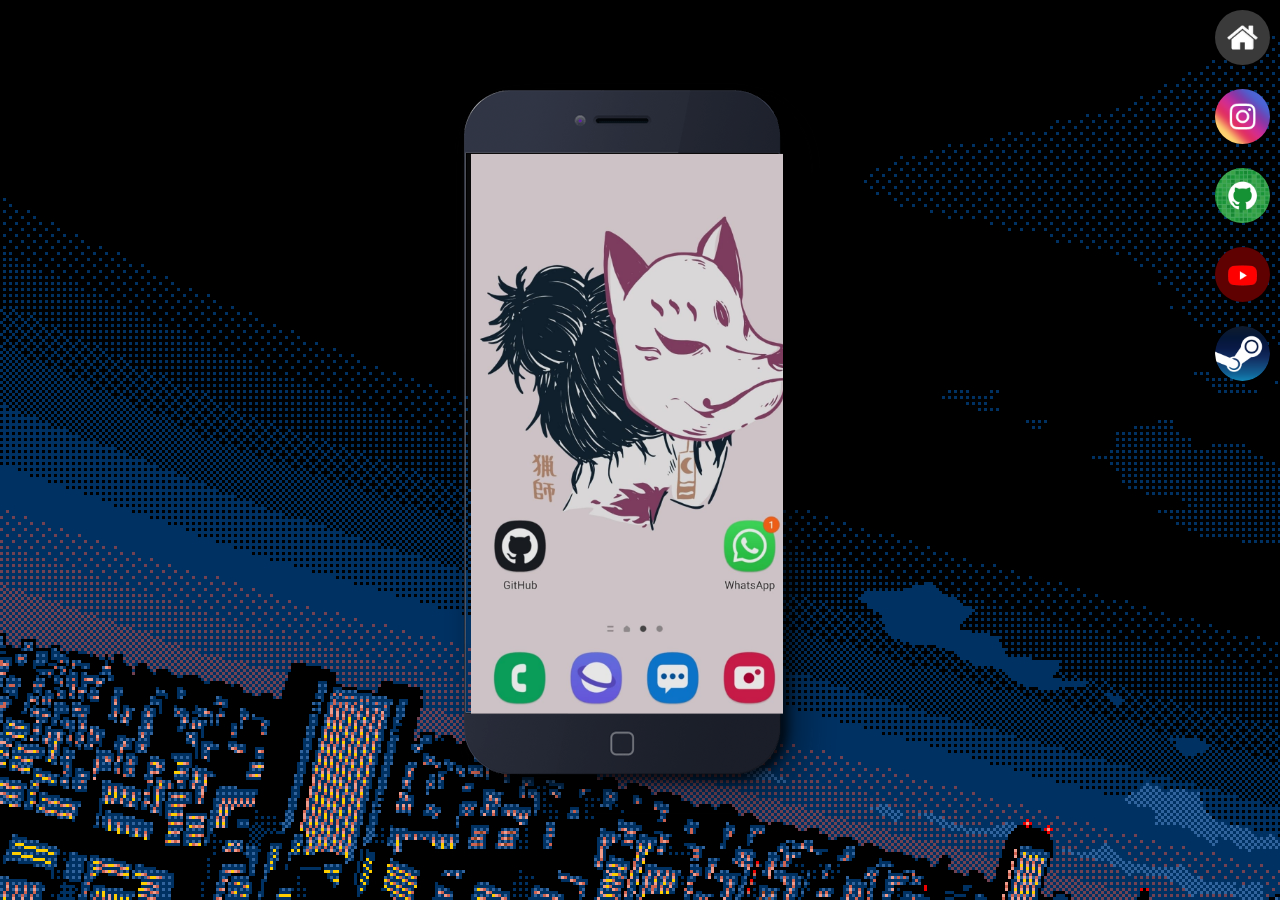
<file: index.html>
<!DOCTYPE html>
<html lang="en">
<head>
    <meta charset="UTF-8">
    <meta http-equiv="X-UA-Compatible" content="IE=edge">
    <meta name="viewport" content="width=device-width, initial-scale=1.0">
    <title>Social</title>
    <link rel="stylesheet" href="style.css">
</head>
<body>
    <img id="phone" src="images/phone_frame.png" alt="frame">
    <div id="frame-div">
        <iframe src="home.html" frameborder="0" name="iframe"></iframe>
    </div>
    <section id="icons">
        <a href="home.html" target="iframe"><img class="icon" src="images/logo-home.jpg" alt="home-logo"></a> <br>
        <a href="insta-tela.html" target="iframe"><img class="icon" src="images/logo-instagram.jpg" alt="insta-logo"></a> <br>
        <a href="github.html" target="iframe"><img class="icon" src="images/logo-github.jpg" alt="github-logo"></a> <br>
        <a href="yt.html" target="iframe"><img class="icon" src="images/logo-youtube.jpg" alt="yt-logo"></a> <br>
        <a href="steam.html" target="iframe"><img src="images/steam-icon.png" alt="steam-logo" class="icon"></a>
    </section>
</body>
</html>
</file>
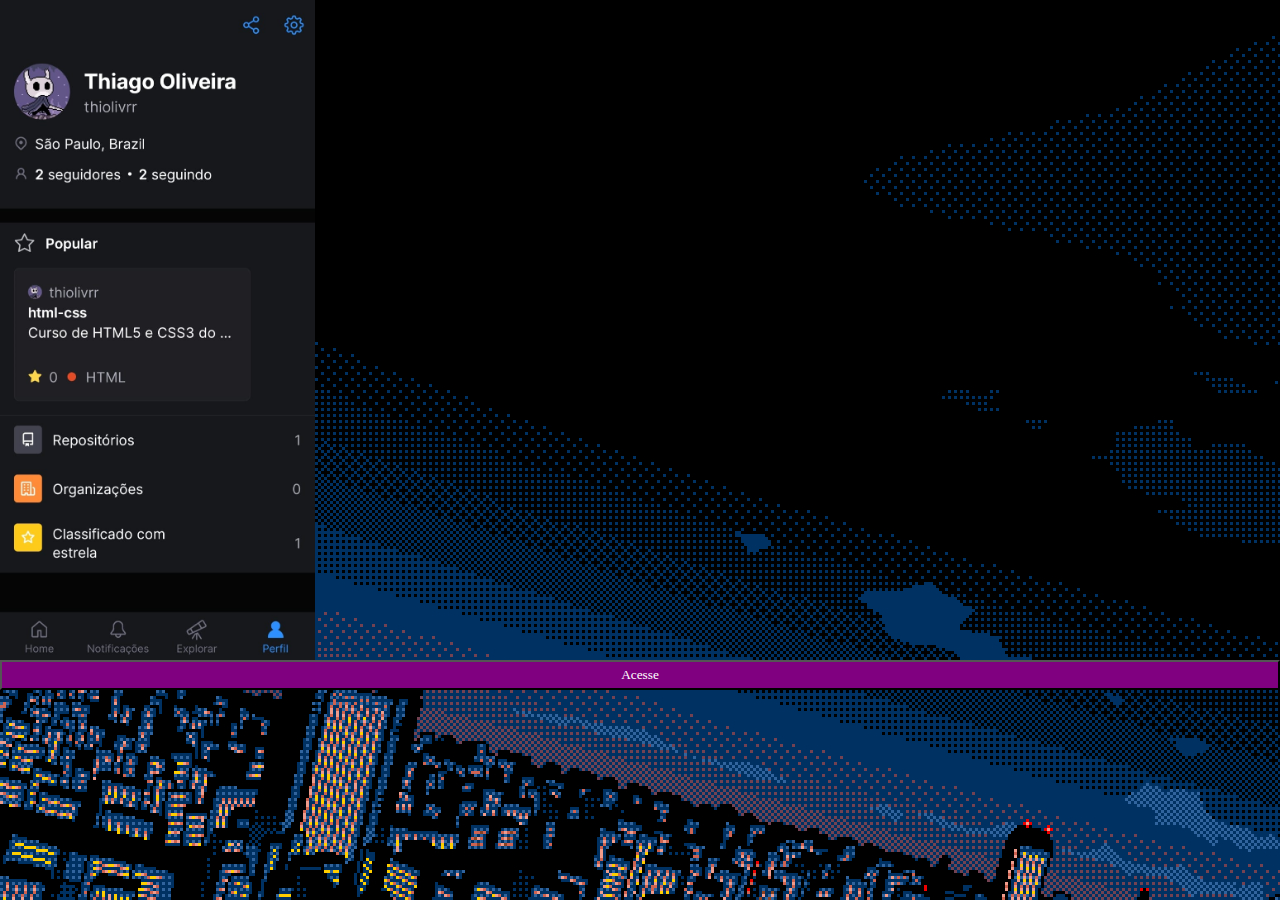
<file: github.html>
<!DOCTYPE html>
<html lang="en">
<head>
    <meta charset="UTF-8">
    <meta http-equiv="X-UA-Compatible" content="IE=edge">
    <meta name="viewport" content="width=device-width, initial-scale=1.0">
    <title>Insta</title>
    <link rel="stylesheet" href="style.css">
</head>
<body>
    <img src="images/github.jpg" alt="screen" class="screen">
    <a href=""><button>Acesse</button></a>
</body>
</html>
</file>
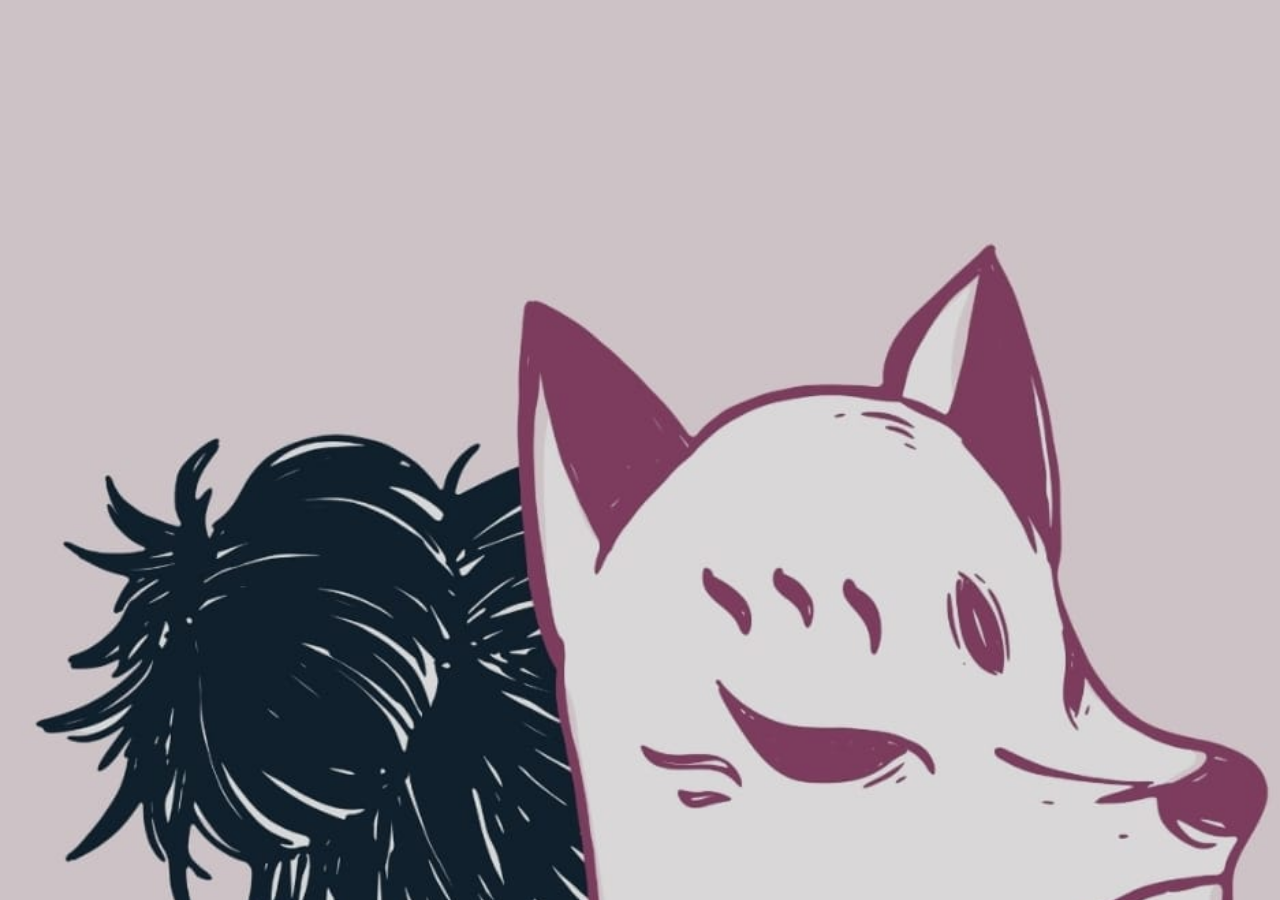
<file: home.html>
<!DOCTYPE html>
<html lang="en">
<head>
    <meta charset="UTF-8">
    <meta http-equiv="X-UA-Compatible" content="IE=edge">
    <meta name="viewport" content="width=device-width, initial-scale=1.0">
    <title>Home</title>
    <link rel="stylesheet" href="style.css">
    <style>
        body {
            background-image: url(images/home-screen.jpg);
            background-repeat: no-repeat;
            background-size: cover;
        }
    </style>
</head>
<body>
</body>
</html>
</file>
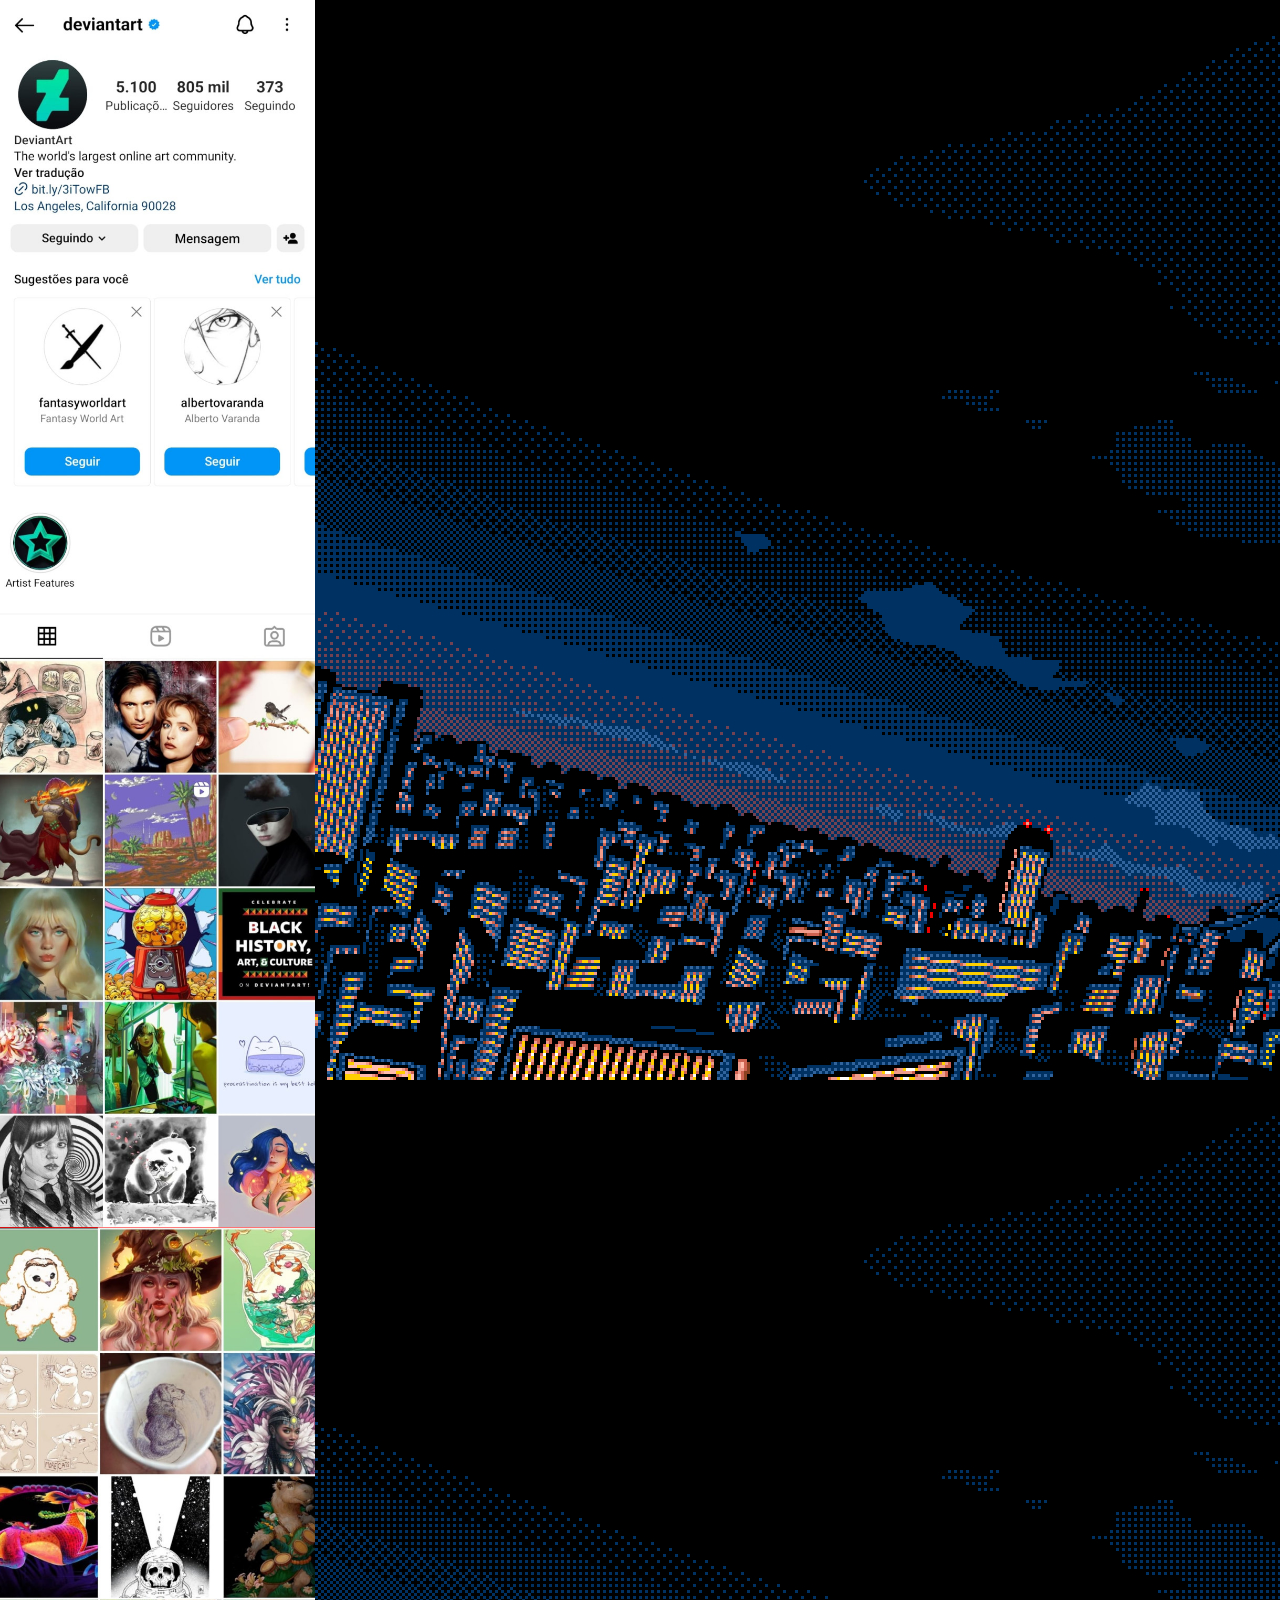
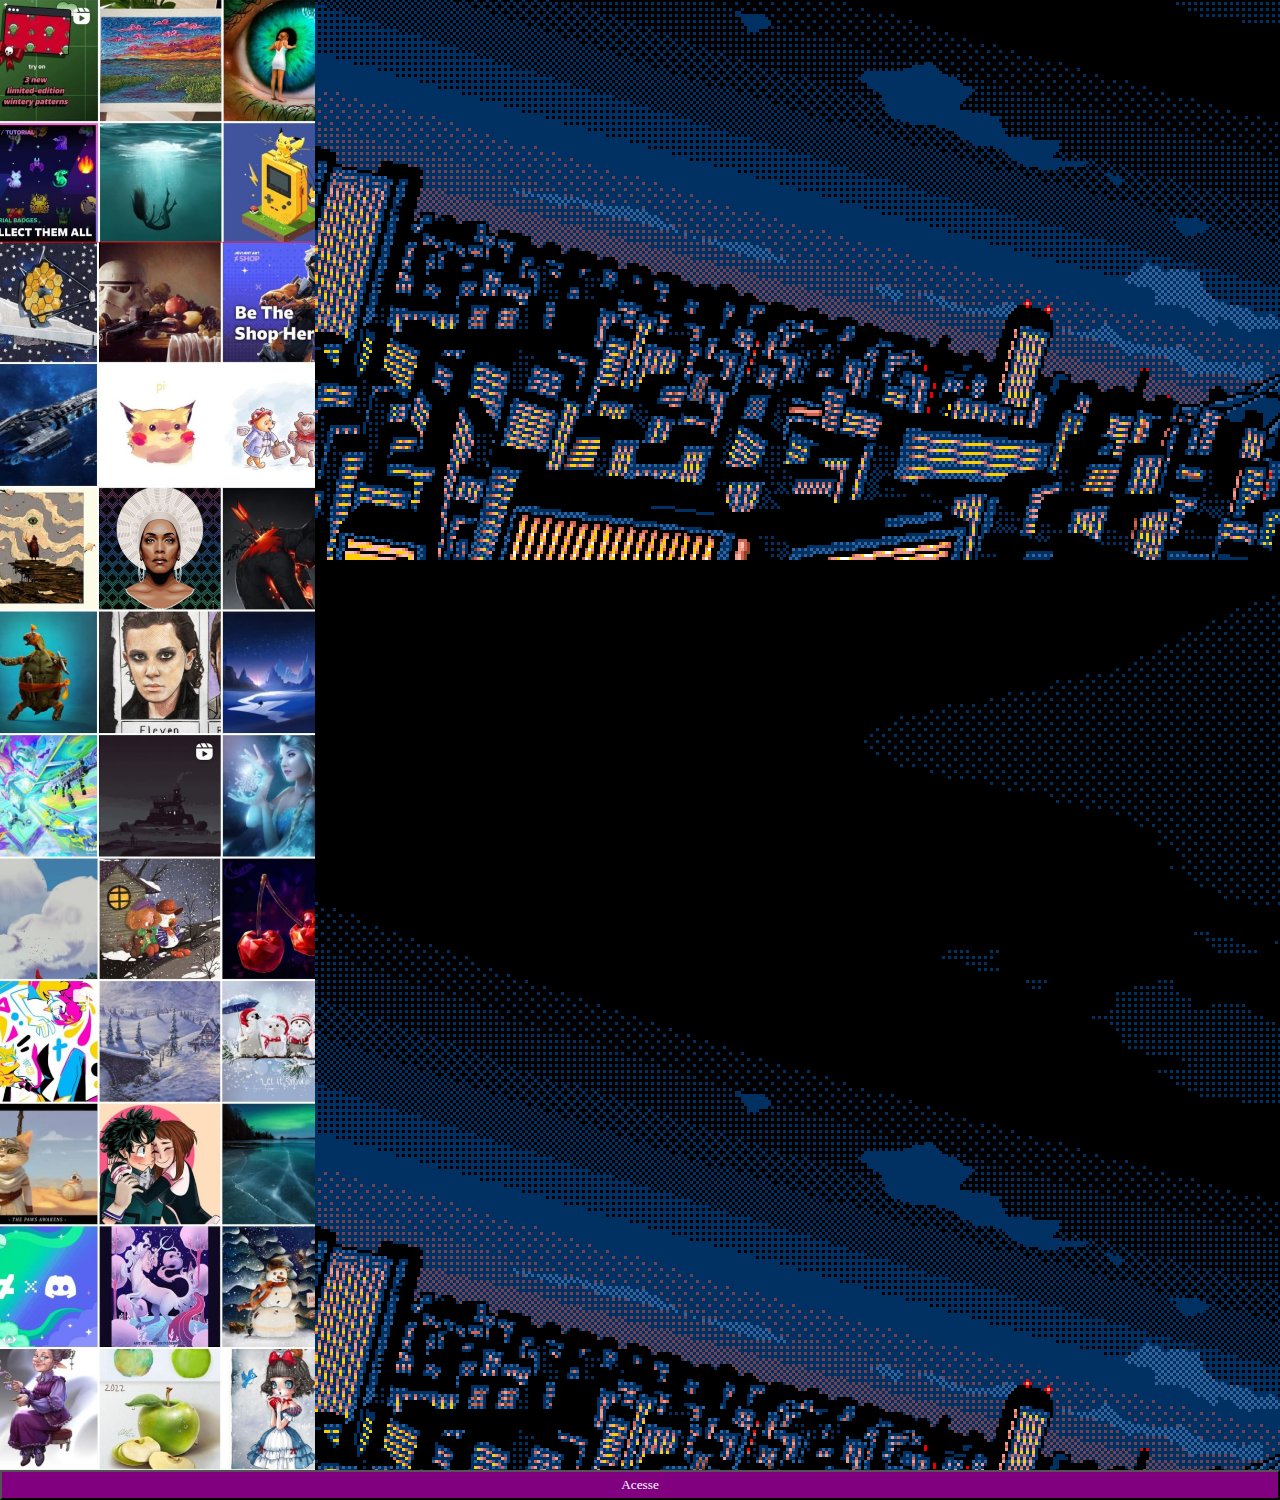
<file: insta-tela.html>
<!DOCTYPE html>
<html lang="en">
<head>
    <meta charset="UTF-8">
    <meta http-equiv="X-UA-Compatible" content="IE=edge">
    <meta name="viewport" content="width=device-width, initial-scale=1.0">
    <title>Insta</title>
    <link rel="stylesheet" href="style.css">
</head>
<body>
    <img src="images/print-insta.jpg" alt="screen" class="screen">
    <a href=""><button>Acesse</button></a>
</body>
</html>
</file>
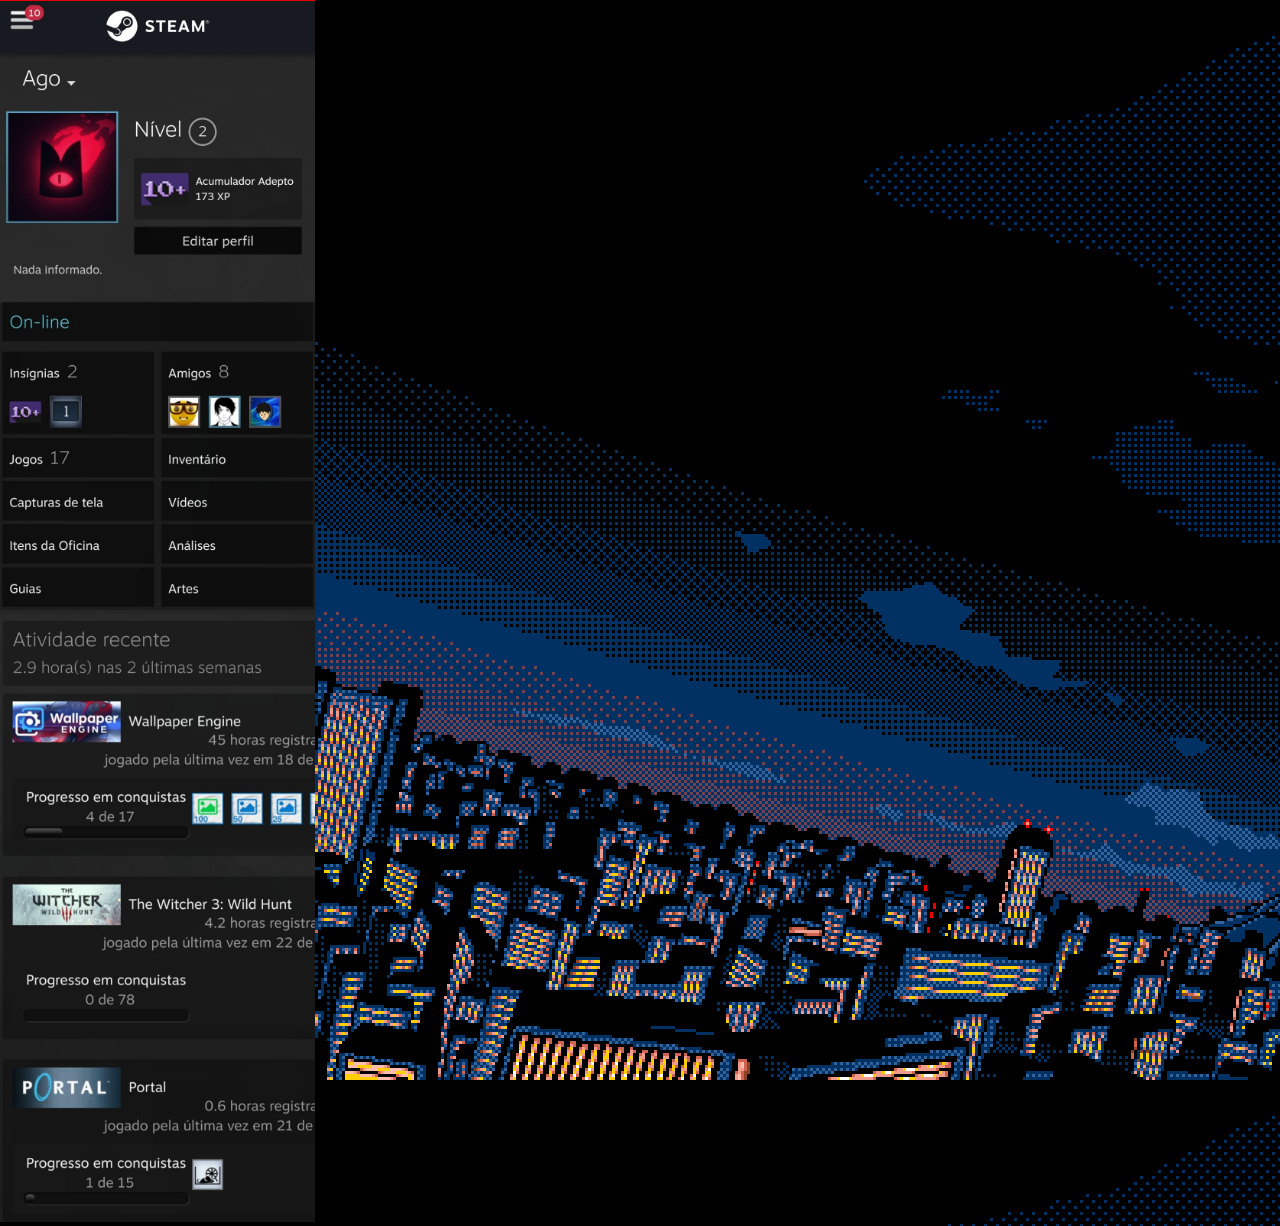
<file: steam.html>
<!DOCTYPE html>
<html lang="en">
<head>
    <meta charset="UTF-8">
    <meta http-equiv="X-UA-Compatible" content="IE=edge">
    <meta name="viewport" content="width=device-width, initial-scale=1.0">
    <title>Document</title>
    <link rel="stylesheet" href="style.css">
</head>
<body>
    <img src="images/steamprint.jpg" alt="steam_tela" class="screen">
</body>
</html>
</file>
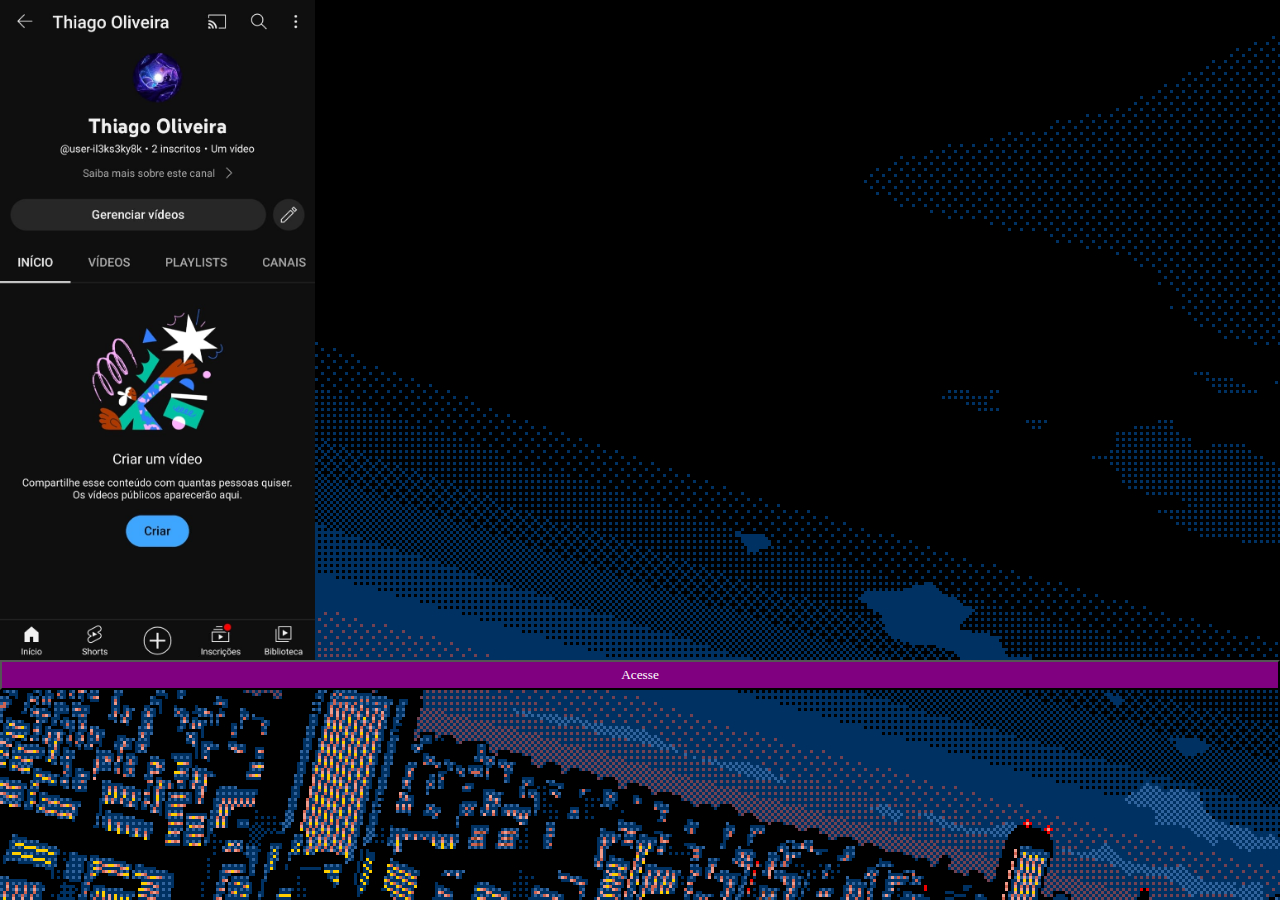
<file: yt.html>
<!DOCTYPE html>
<html lang="en">
<head>
    <meta charset="UTF-8">
    <meta http-equiv="X-UA-Compatible" content="IE=edge">
    <meta name="viewport" content="width=device-width, initial-scale=1.0">
    <title>Insta</title>
    <link rel="stylesheet" href="style.css">
</head>
<body>
    <img src="images/youtube.jpg" alt="screen" class="screen">
    <a href=""><button>Acesse</button></a>
</body>
</html>
</file>
<file: style.css>
body {
    padding: 0px;
    margin: 0px;
    width: 100vw;
    height: 100vh;
    position: relative;
    background-image: url(images/background.jpg);
}

#phone {
    position: absolute;
    top: 50%;
    left: 50%;
    transform: translate(-50%, -50%);
}

::-webkit-scrollbar {
    display: none;
}

#frame-div {
    position: absolute;
    top: 47.9%;
    left: 49%;
    transform: translate(-50%, -49.5%);
}

iframe {
    height: 560px;
    width: 312px;
}

.screen {
    width: 314.6px;
}

div {
    display: flex;
    align-items: center;
    justify-content: center;
}

#tela-home {
    display: flex;
    justify-content: center;
    align-content: center ;
}

icon:hover {
    box-shadow: 3px 3px 3px black;
}

#icons {
    text-align: right;
}

.icon {
    height: 75px;
    width: 75px;
    border-radius: 50px;
    padding: 10px;
    box-sizing: border-box;
}

.icon:hover {
    box-shadow: 5px 5px 10px rgba(0, 0, 0, 0.61);
    border: 2px solid rgba(255, 255, 255, 0.623);
    transform: scale(95%);
    box-sizing: border-box;
    transform: translate(-3px, -3px);
}

button {
    width: 100vw;
    margin-top: -25px;
    background-color: purple;
    color: white;
    font-family: 'century gothic';
    height: 30px;
}
</file>
